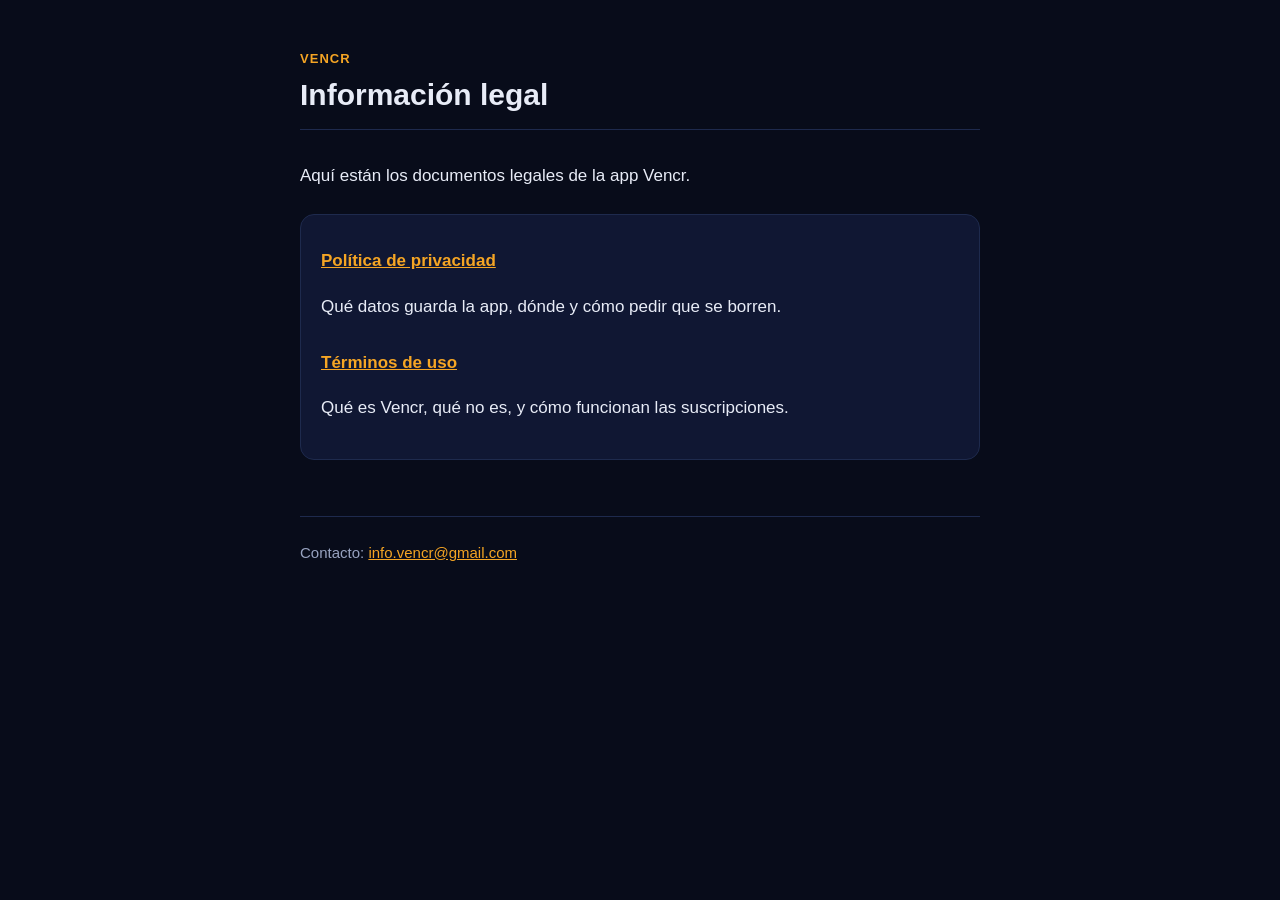
<file: index.html>
<!DOCTYPE html>
<html lang="es">
<head>
<meta charset="utf-8">
<meta name="viewport" content="width=device-width, initial-scale=1">
<title>Vencr · Legal</title>
<link rel="stylesheet" href="style.css">
</head>
<body>
<main>

<header>
  <p class="brand">Vencr</p>
  <h1>Información legal</h1>
</header>

<p>Aquí están los documentos legales de la app Vencr.</p>

<div class="card">
<h3><a href="privacidad/">Política de privacidad</a></h3>
<p>Qué datos guarda la app, dónde y cómo pedir que se borren.</p>
<h3><a href="terminos/">Términos de uso</a></h3>
<p>Qué es Vencr, qué no es, y cómo funcionan las suscripciones.</p>
</div>

<footer>
  Contacto: <a href="mailto:info.vencr@gmail.com">info.vencr@gmail.com</a>
</footer>

</main>
</body>
</html>
</file>
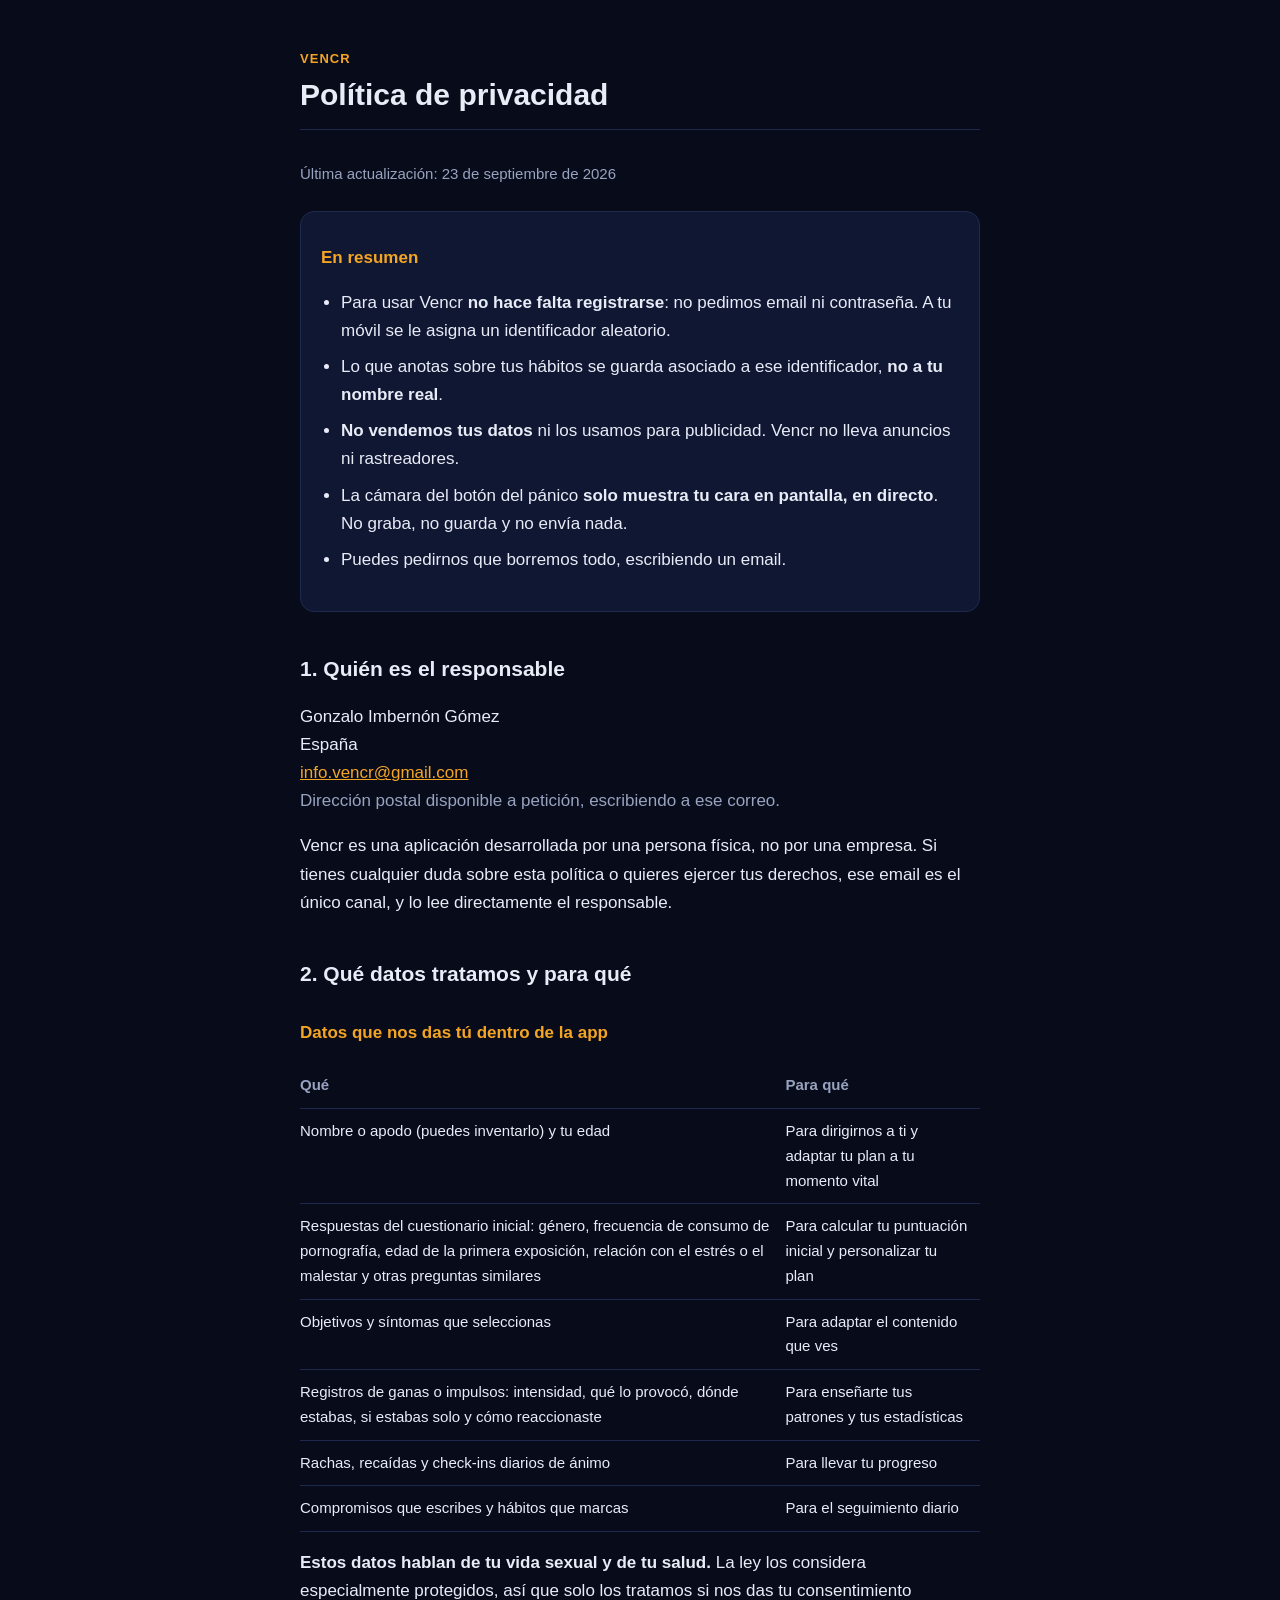
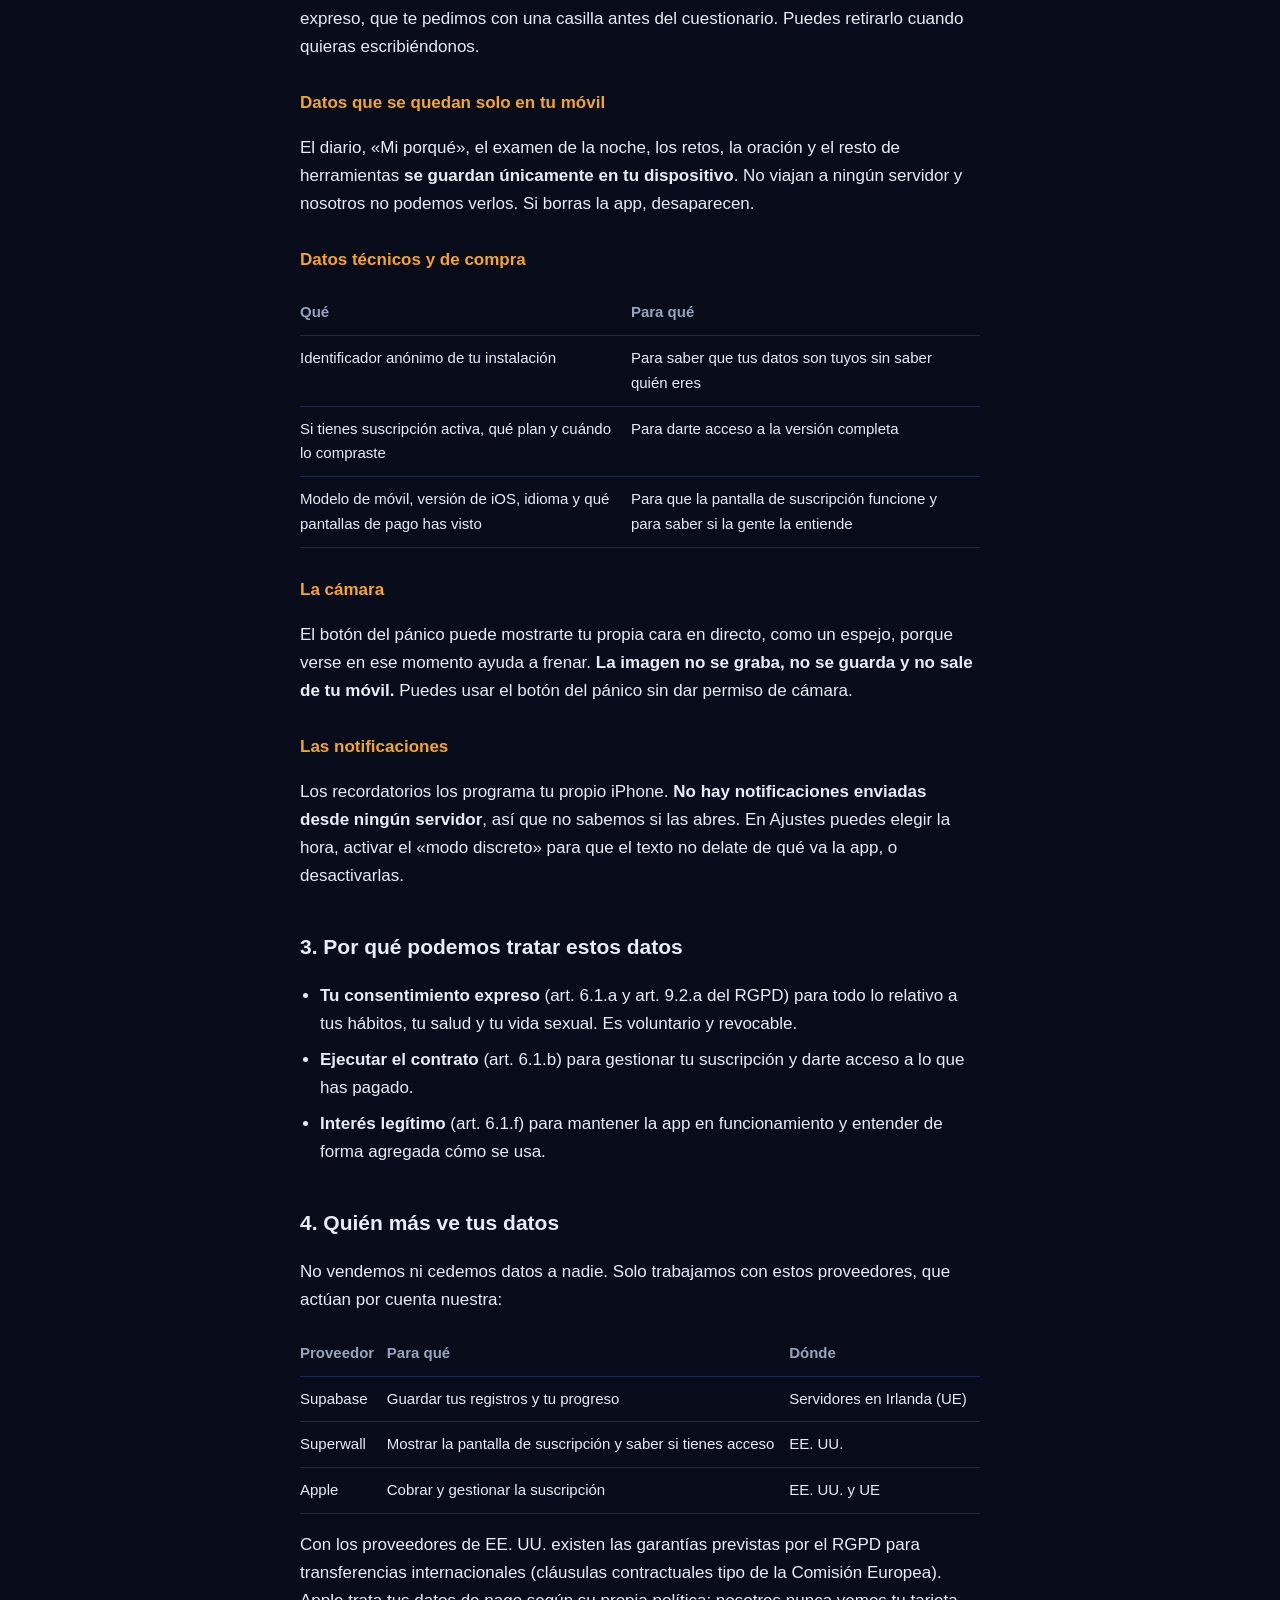
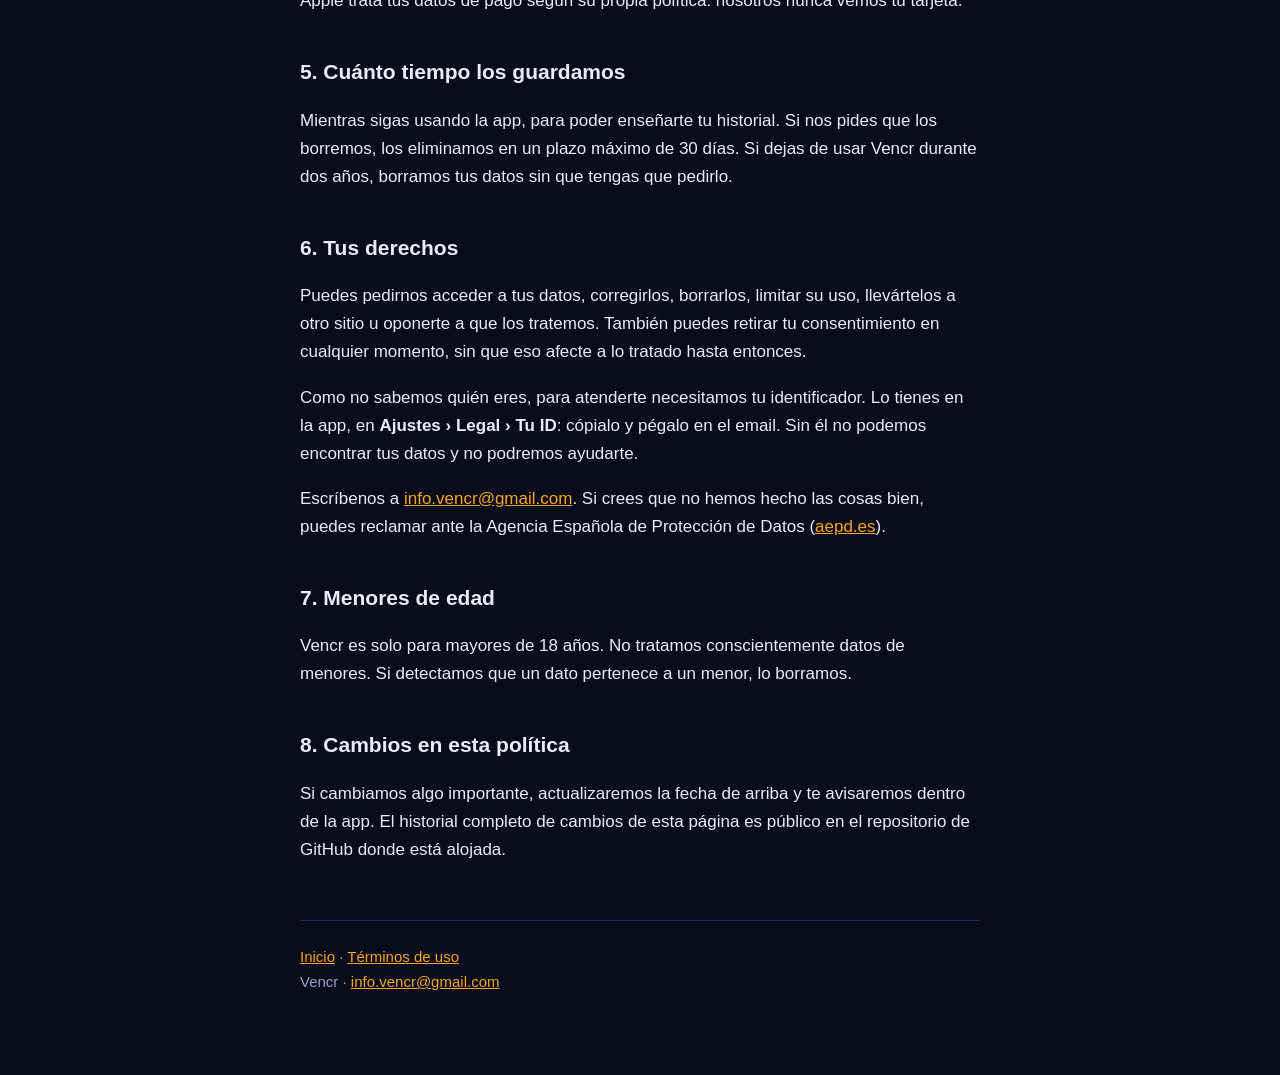
<file: privacidad/index.html>
<!DOCTYPE html>
<html lang="es">
<head>
<meta charset="utf-8">
<meta name="viewport" content="width=device-width, initial-scale=1">
<title>Política de privacidad · Vencr</title>
<link rel="stylesheet" href="../style.css">
</head>
<body>
<main>

<header>
  <p class="brand">Vencr</p>
  <h1>Política de privacidad</h1>
</header>

<p class="updated">Última actualización: 23 de septiembre de 2026</p>

<div class="card">
<h3>En resumen</h3>
<ul>
  <li>Para usar Vencr <strong>no hace falta registrarse</strong>: no pedimos email ni contraseña. A tu móvil se le asigna un identificador aleatorio.</li>
  <li>Lo que anotas sobre tus hábitos se guarda asociado a ese identificador, <strong>no a tu nombre real</strong>.</li>
  <li><strong>No vendemos tus datos</strong> ni los usamos para publicidad. Vencr no lleva anuncios ni rastreadores.</li>
  <li>La cámara del botón del pánico <strong>solo muestra tu cara en pantalla, en directo</strong>. No graba, no guarda y no envía nada.</li>
  <li>Puedes pedirnos que borremos todo, escribiendo un email.</li>
</ul>
</div>

<h2>1. Quién es el responsable</h2>
<p>
  Gonzalo Imbernón Gómez<br>
  España<br>
  <a href="mailto:info.vencr@gmail.com">info.vencr@gmail.com</a><br>
  <span style="color:var(--muted)">Dirección postal disponible a petición, escribiendo a ese correo.</span>
</p>
<p>
  Vencr es una aplicación desarrollada por una persona física, no por una empresa. Si tienes cualquier
  duda sobre esta política o quieres ejercer tus derechos, ese email es el único canal, y lo lee
  directamente el responsable.
</p>

<h2>2. Qué datos tratamos y para qué</h2>

<h3>Datos que nos das tú dentro de la app</h3>
<table>
  <tr><th>Qué</th><th>Para qué</th></tr>
  <tr><td>Nombre o apodo (puedes inventarlo) y tu edad</td><td>Para dirigirnos a ti y adaptar tu plan a tu momento vital</td></tr>
  <tr><td>Respuestas del cuestionario inicial: género, frecuencia de consumo de pornografía, edad de la primera exposición, relación con el estrés o el malestar y otras preguntas similares</td><td>Para calcular tu puntuación inicial y personalizar tu plan</td></tr>
  <tr><td>Objetivos y síntomas que seleccionas</td><td>Para adaptar el contenido que ves</td></tr>
  <tr><td>Registros de ganas o impulsos: intensidad, qué lo provocó, dónde estabas, si estabas solo y cómo reaccionaste</td><td>Para enseñarte tus patrones y tus estadísticas</td></tr>
  <tr><td>Rachas, recaídas y check-ins diarios de ánimo</td><td>Para llevar tu progreso</td></tr>
  <tr><td>Compromisos que escribes y hábitos que marcas</td><td>Para el seguimiento diario</td></tr>
</table>

<p>
  <strong>Estos datos hablan de tu vida sexual y de tu salud.</strong> La ley los considera especialmente
  protegidos, así que solo los tratamos si nos das tu consentimiento expreso, que te pedimos con una
  casilla antes del cuestionario. Puedes retirarlo cuando quieras escribiéndonos.
</p>

<h3>Datos que se quedan solo en tu móvil</h3>
<p>
  El diario, «Mi porqué», el examen de la noche, los retos, la oración y el resto de herramientas
  <strong>se guardan únicamente en tu dispositivo</strong>. No viajan a ningún servidor y nosotros no
  podemos verlos. Si borras la app, desaparecen.
</p>

<h3>Datos técnicos y de compra</h3>
<table>
  <tr><th>Qué</th><th>Para qué</th></tr>
  <tr><td>Identificador anónimo de tu instalación</td><td>Para saber que tus datos son tuyos sin saber quién eres</td></tr>
  <tr><td>Si tienes suscripción activa, qué plan y cuándo lo compraste</td><td>Para darte acceso a la versión completa</td></tr>
  <tr><td>Modelo de móvil, versión de iOS, idioma y qué pantallas de pago has visto</td><td>Para que la pantalla de suscripción funcione y para saber si la gente la entiende</td></tr>
</table>

<h3>La cámara</h3>
<p>
  El botón del pánico puede mostrarte tu propia cara en directo, como un espejo, porque verse en ese
  momento ayuda a frenar. <strong>La imagen no se graba, no se guarda y no sale de tu móvil.</strong>
  Puedes usar el botón del pánico sin dar permiso de cámara.
</p>

<h3>Las notificaciones</h3>
<p>
  Los recordatorios los programa tu propio iPhone. <strong>No hay notificaciones enviadas desde ningún
  servidor</strong>, así que no sabemos si las abres. En Ajustes puedes elegir la hora, activar el «modo
  discreto» para que el texto no delate de qué va la app, o desactivarlas.
</p>

<h2>3. Por qué podemos tratar estos datos</h2>
<ul>
  <li><strong>Tu consentimiento expreso</strong> (art. 6.1.a y art. 9.2.a del RGPD) para todo lo relativo a tus hábitos, tu salud y tu vida sexual. Es voluntario y revocable.</li>
  <li><strong>Ejecutar el contrato</strong> (art. 6.1.b) para gestionar tu suscripción y darte acceso a lo que has pagado.</li>
  <li><strong>Interés legítimo</strong> (art. 6.1.f) para mantener la app en funcionamiento y entender de forma agregada cómo se usa.</li>
</ul>

<h2>4. Quién más ve tus datos</h2>
<p>No vendemos ni cedemos datos a nadie. Solo trabajamos con estos proveedores, que actúan por cuenta nuestra:</p>
<table>
  <tr><th>Proveedor</th><th>Para qué</th><th>Dónde</th></tr>
  <tr><td>Supabase</td><td>Guardar tus registros y tu progreso</td><td>Servidores en Irlanda (UE)</td></tr>
  <tr><td>Superwall</td><td>Mostrar la pantalla de suscripción y saber si tienes acceso</td><td>EE. UU.</td></tr>
  <tr><td>Apple</td><td>Cobrar y gestionar la suscripción</td><td>EE. UU. y UE</td></tr>
</table>
<p>
  Con los proveedores de EE. UU. existen las garantías previstas por el RGPD para transferencias
  internacionales (cláusulas contractuales tipo de la Comisión Europea). Apple trata tus datos de pago
  según su propia política: nosotros nunca vemos tu tarjeta.
</p>

<h2>5. Cuánto tiempo los guardamos</h2>
<p>
  Mientras sigas usando la app, para poder enseñarte tu historial. Si nos pides que los borremos, los
  eliminamos en un plazo máximo de 30 días. Si dejas de usar Vencr durante dos años, borramos tus datos
  sin que tengas que pedirlo.
</p>

<h2>6. Tus derechos</h2>
<p>
  Puedes pedirnos acceder a tus datos, corregirlos, borrarlos, limitar su uso, llevártelos a otro sitio u
  oponerte a que los tratemos. También puedes retirar tu consentimiento en cualquier momento, sin que eso
  afecte a lo tratado hasta entonces.
</p>
<p>
  Como no sabemos quién eres, para atenderte necesitamos tu identificador. Lo tienes en la app, en
  <strong>Ajustes › Legal › Tu ID</strong>: cópialo y pégalo en el email. Sin él no podemos encontrar
  tus datos y no podremos ayudarte.
</p>
<p>
  Escríbenos a <a href="mailto:info.vencr@gmail.com">info.vencr@gmail.com</a>. Si crees que no hemos
  hecho las cosas bien, puedes reclamar ante la Agencia Española de Protección de Datos
  (<a href="https://www.aepd.es">aepd.es</a>).
</p>

<h2>7. Menores de edad</h2>
<p>
  Vencr es solo para mayores de 18 años. No tratamos conscientemente datos de menores. Si detectamos que
  un dato pertenece a un menor, lo borramos.
</p>

<h2>8. Cambios en esta política</h2>
<p>
  Si cambiamos algo importante, actualizaremos la fecha de arriba y te avisaremos dentro de la app. El
  historial completo de cambios de esta página es público en el repositorio de GitHub donde está alojada.
</p>

<footer>
  <a href="../">Inicio</a> · <a href="../terminos/">Términos de uso</a><br>
  Vencr · <a href="mailto:info.vencr@gmail.com">info.vencr@gmail.com</a>
</footer>

</main>
</body>
</html>
</file>
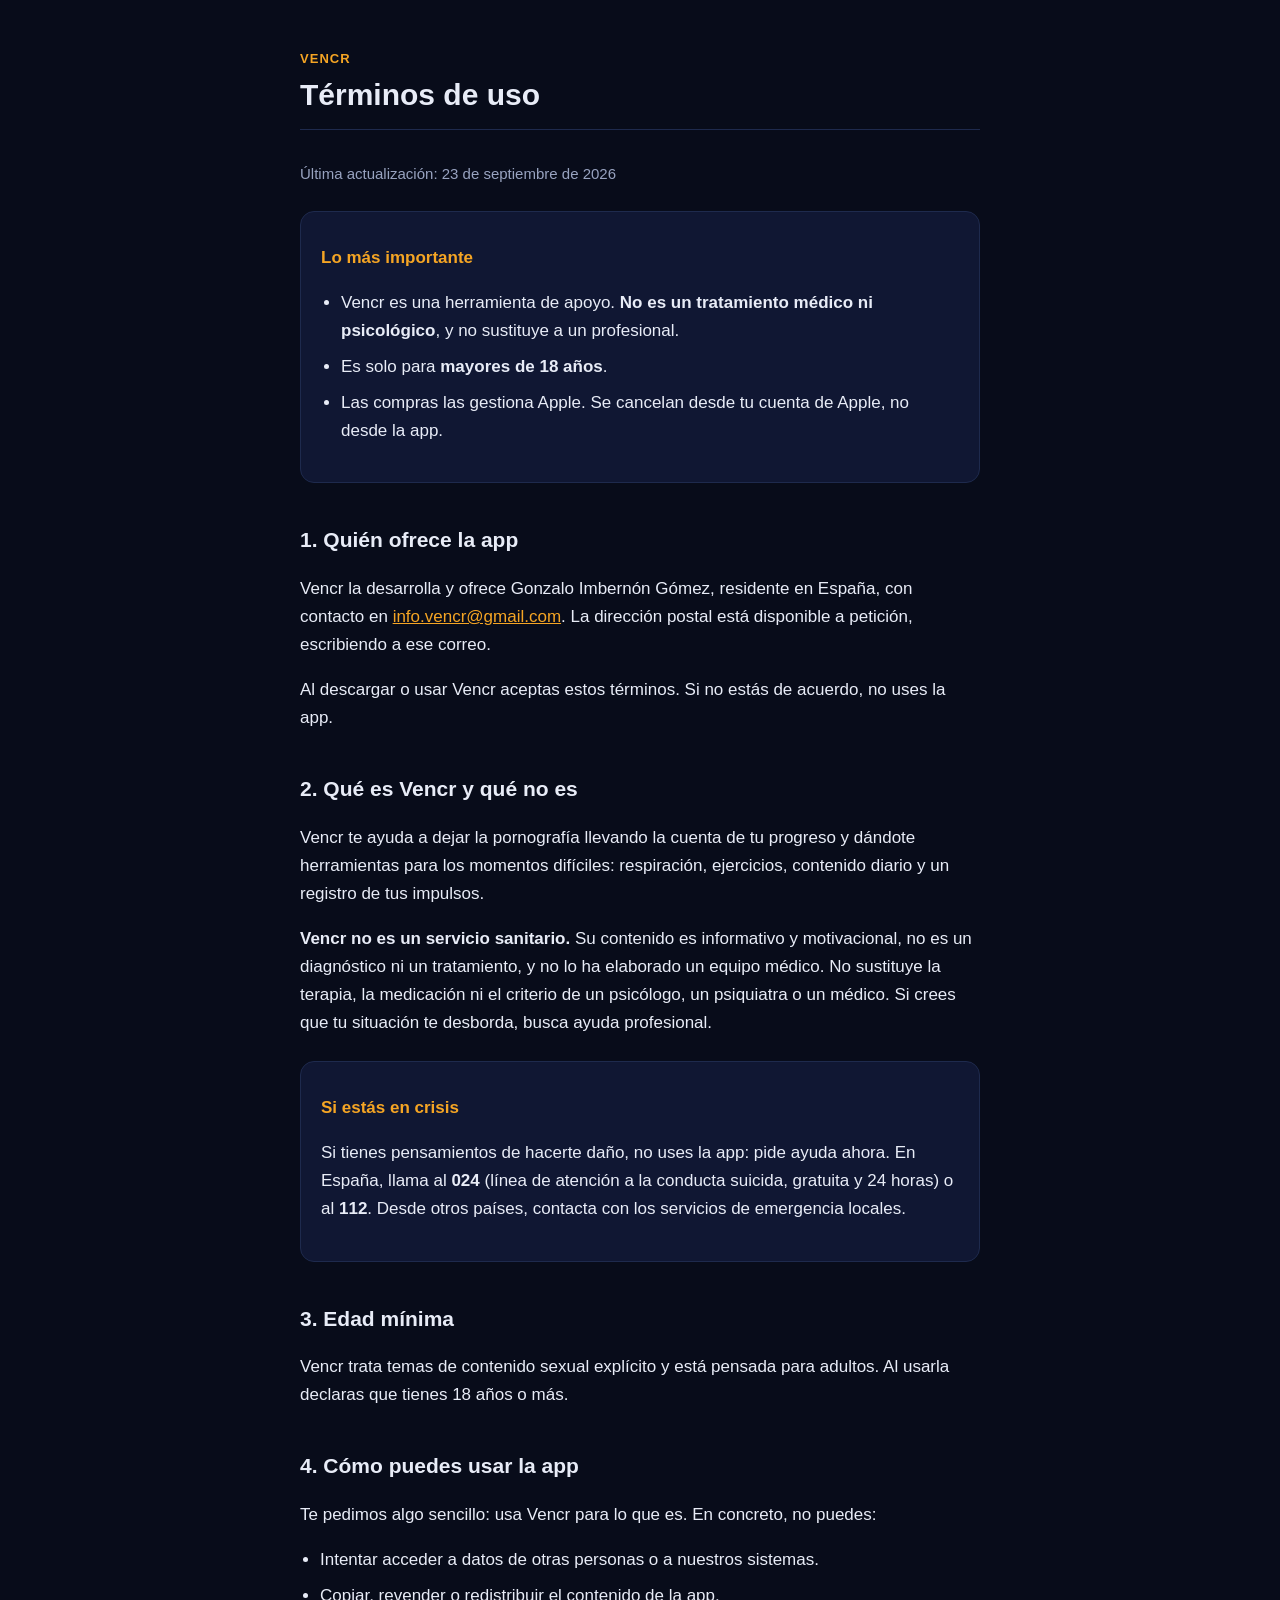
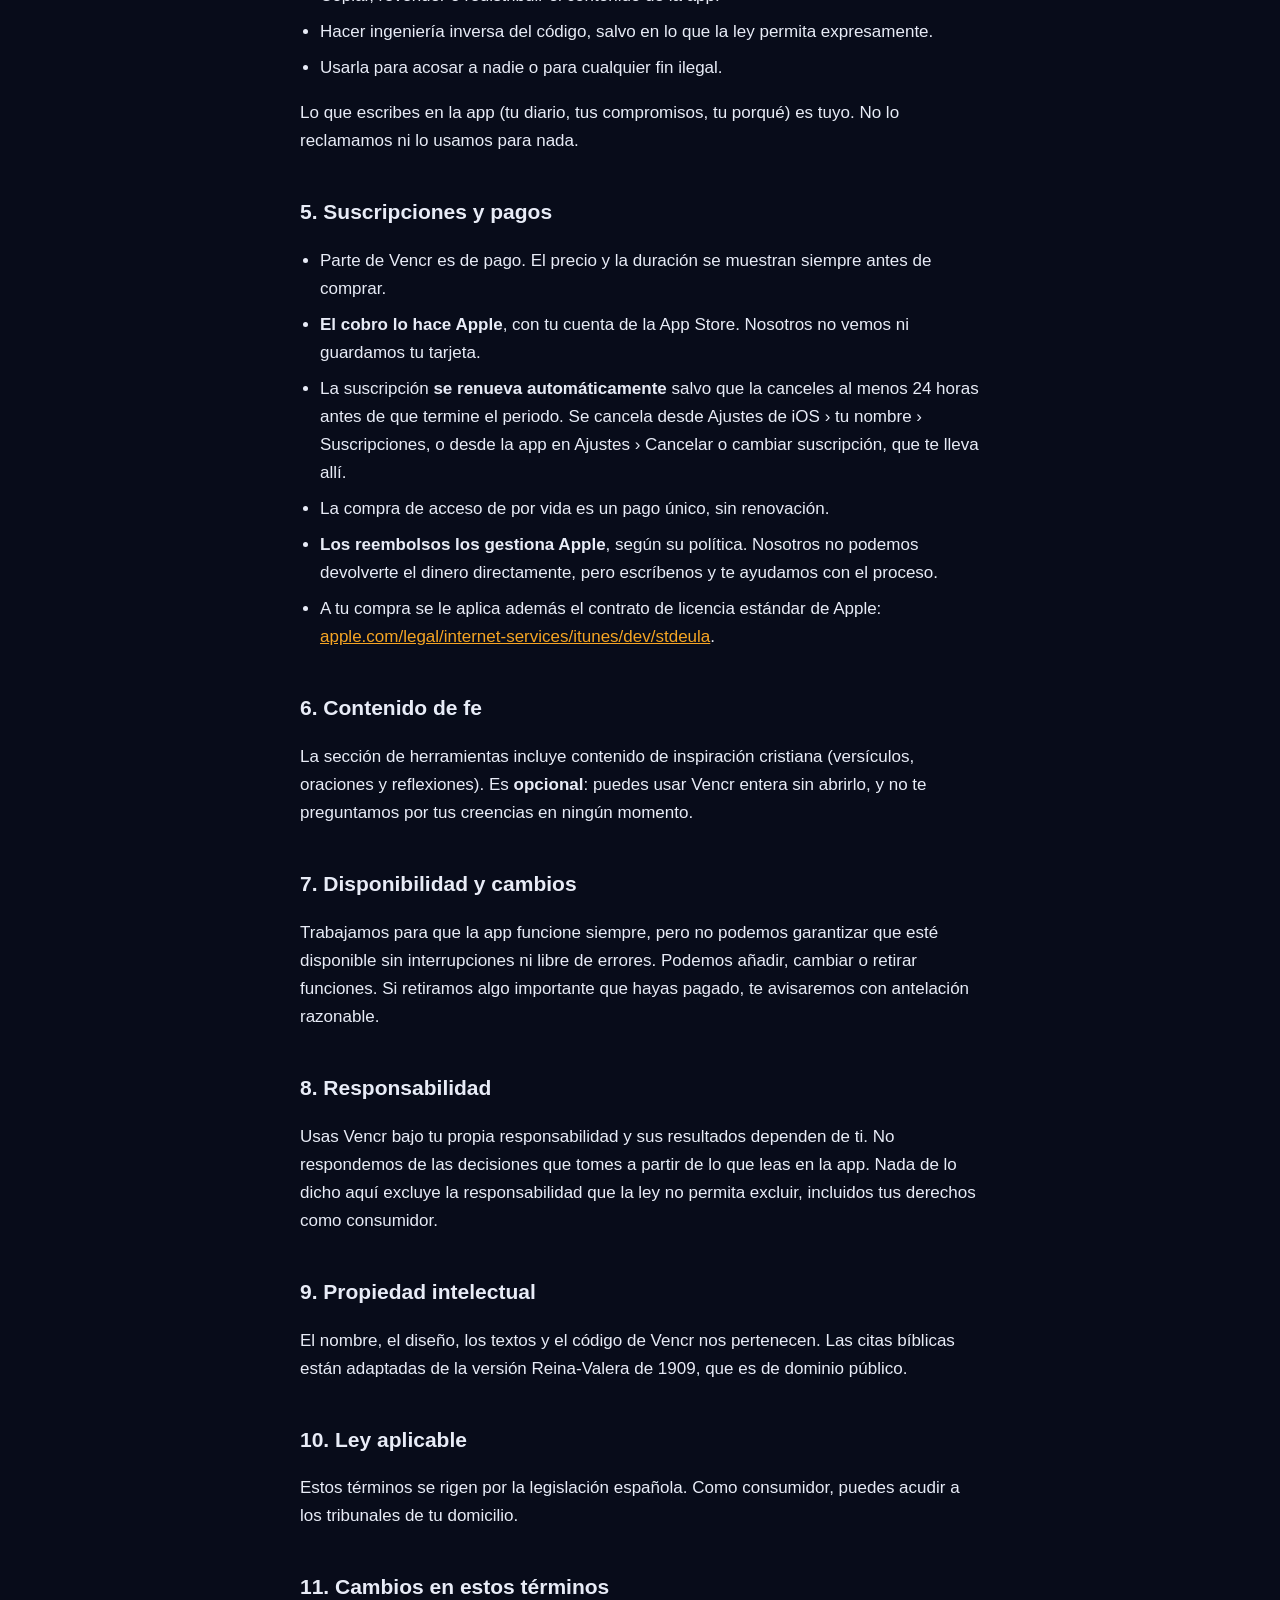
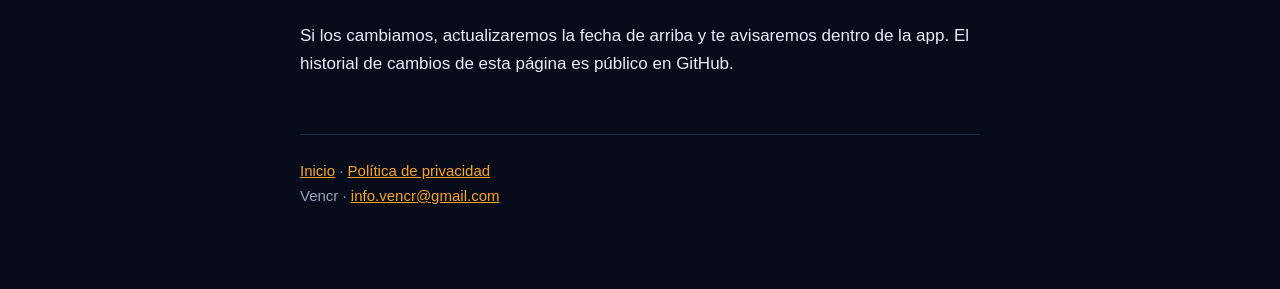
<file: terminos/index.html>
<!DOCTYPE html>
<html lang="es">
<head>
<meta charset="utf-8">
<meta name="viewport" content="width=device-width, initial-scale=1">
<title>Términos de uso · Vencr</title>
<link rel="stylesheet" href="../style.css">
</head>
<body>
<main>

<header>
  <p class="brand">Vencr</p>
  <h1>Términos de uso</h1>
</header>

<p class="updated">Última actualización: 23 de septiembre de 2026</p>

<div class="card">
<h3>Lo más importante</h3>
<ul>
  <li>Vencr es una herramienta de apoyo. <strong>No es un tratamiento médico ni psicológico</strong>, y no sustituye a un profesional.</li>
  <li>Es solo para <strong>mayores de 18 años</strong>.</li>
  <li>Las compras las gestiona Apple. Se cancelan desde tu cuenta de Apple, no desde la app.</li>
</ul>
</div>

<h2>1. Quién ofrece la app</h2>
<p>
  Vencr la desarrolla y ofrece Gonzalo Imbernón Gómez, residente en España, con contacto en
  <a href="mailto:info.vencr@gmail.com">info.vencr@gmail.com</a>. La dirección postal está disponible a
  petición, escribiendo a ese correo.
</p>
<p>Al descargar o usar Vencr aceptas estos términos. Si no estás de acuerdo, no uses la app.</p>

<h2>2. Qué es Vencr y qué no es</h2>
<p>
  Vencr te ayuda a dejar la pornografía llevando la cuenta de tu progreso y dándote herramientas para los
  momentos difíciles: respiración, ejercicios, contenido diario y un registro de tus impulsos.
</p>
<p>
  <strong>Vencr no es un servicio sanitario.</strong> Su contenido es informativo y motivacional, no es un
  diagnóstico ni un tratamiento, y no lo ha elaborado un equipo médico. No sustituye la terapia, la
  medicación ni el criterio de un psicólogo, un psiquiatra o un médico. Si crees que tu situación te
  desborda, busca ayuda profesional.
</p>

<div class="card">
<h3>Si estás en crisis</h3>
<p>
  Si tienes pensamientos de hacerte daño, no uses la app: pide ayuda ahora. En España, llama al
  <strong>024</strong> (línea de atención a la conducta suicida, gratuita y 24 horas) o al
  <strong>112</strong>. Desde otros países, contacta con los servicios de emergencia locales.
</p>
</div>

<h2>3. Edad mínima</h2>
<p>
  Vencr trata temas de contenido sexual explícito y está pensada para adultos. Al usarla declaras que
  tienes 18 años o más.
</p>

<h2>4. Cómo puedes usar la app</h2>
<p>Te pedimos algo sencillo: usa Vencr para lo que es. En concreto, no puedes:</p>
<ul>
  <li>Intentar acceder a datos de otras personas o a nuestros sistemas.</li>
  <li>Copiar, revender o redistribuir el contenido de la app.</li>
  <li>Hacer ingeniería inversa del código, salvo en lo que la ley permita expresamente.</li>
  <li>Usarla para acosar a nadie o para cualquier fin ilegal.</li>
</ul>
<p>
  Lo que escribes en la app (tu diario, tus compromisos, tu porqué) es tuyo. No lo reclamamos ni lo
  usamos para nada.
</p>

<h2>5. Suscripciones y pagos</h2>
<ul>
  <li>Parte de Vencr es de pago. El precio y la duración se muestran siempre antes de comprar.</li>
  <li><strong>El cobro lo hace Apple</strong>, con tu cuenta de la App Store. Nosotros no vemos ni guardamos tu tarjeta.</li>
  <li>La suscripción <strong>se renueva automáticamente</strong> salvo que la canceles al menos 24 horas antes de que termine el periodo. Se cancela desde Ajustes de iOS › tu nombre › Suscripciones, o desde la app en Ajustes › Cancelar o cambiar suscripción, que te lleva allí.</li>
  <li>La compra de acceso de por vida es un pago único, sin renovación.</li>
  <li><strong>Los reembolsos los gestiona Apple</strong>, según su política. Nosotros no podemos devolverte el dinero directamente, pero escríbenos y te ayudamos con el proceso.</li>
  <li>A tu compra se le aplica además el contrato de licencia estándar de Apple:
    <a href="https://www.apple.com/legal/internet-services/itunes/dev/stdeula/">apple.com/legal/internet-services/itunes/dev/stdeula</a>.</li>
</ul>

<h2>6. Contenido de fe</h2>
<p>
  La sección de herramientas incluye contenido de inspiración cristiana (versículos, oraciones y
  reflexiones). Es <strong>opcional</strong>: puedes usar Vencr entera sin abrirlo, y no te preguntamos por
  tus creencias en ningún momento.
</p>

<h2>7. Disponibilidad y cambios</h2>
<p>
  Trabajamos para que la app funcione siempre, pero no podemos garantizar que esté disponible sin
  interrupciones ni libre de errores. Podemos añadir, cambiar o retirar funciones. Si retiramos algo
  importante que hayas pagado, te avisaremos con antelación razonable.
</p>

<h2>8. Responsabilidad</h2>
<p>
  Usas Vencr bajo tu propia responsabilidad y sus resultados dependen de ti. No respondemos de las
  decisiones que tomes a partir de lo que leas en la app. Nada de lo dicho aquí excluye la
  responsabilidad que la ley no permita excluir, incluidos tus derechos como consumidor.
</p>

<h2>9. Propiedad intelectual</h2>
<p>
  El nombre, el diseño, los textos y el código de Vencr nos pertenecen. Las citas bíblicas están
  adaptadas de la versión Reina-Valera de 1909, que es de dominio público.
</p>

<h2>10. Ley aplicable</h2>
<p>
  Estos términos se rigen por la legislación española. Como consumidor, puedes acudir a los tribunales de
  tu domicilio.
</p>

<h2>11. Cambios en estos términos</h2>
<p>
  Si los cambiamos, actualizaremos la fecha de arriba y te avisaremos dentro de la app. El historial de
  cambios de esta página es público en GitHub.
</p>

<footer>
  <a href="../">Inicio</a> · <a href="../privacidad/">Política de privacidad</a><br>
  Vencr · <a href="mailto:info.vencr@gmail.com">info.vencr@gmail.com</a>
</footer>

</main>
</body>
</html>
</file>
<file: style.css>
:root {
  --bg: #080c1a;
  --surface: #101733;
  --border: #1e2a4d;
  --text: #e8ecf7;
  --muted: #98a3c0;
  --amber: #f5a524;
}

* { box-sizing: border-box; }

body {
  margin: 0;
  padding: 0 16px 80px;
  background: var(--bg);
  color: var(--text);
  font-family: -apple-system, BlinkMacSystemFont, "Segoe UI", Roboto, sans-serif;
  font-size: 17px;
  line-height: 1.65;
  -webkit-text-size-adjust: 100%;
}

main { max-width: 680px; margin: 0 auto; }

header {
  padding: 48px 0 8px;
  border-bottom: 1px solid var(--border);
  margin-bottom: 32px;
}

.brand {
  color: var(--amber);
  font-weight: 700;
  letter-spacing: 0.08em;
  text-transform: uppercase;
  font-size: 13px;
  margin: 0 0 8px;
}

h1 { font-size: 30px; line-height: 1.2; margin: 0 0 8px; }
h2 { font-size: 21px; margin: 40px 0 12px; }
h3 { font-size: 17px; margin: 28px 0 8px; color: var(--amber); }

.updated { color: var(--muted); font-size: 15px; margin: 0 0 24px; }

a { color: var(--amber); }

.card {
  background: var(--surface);
  border: 1px solid var(--border);
  border-radius: 14px;
  padding: 4px 20px 20px;
  margin: 24px 0;
}

table {
  width: 100%;
  border-collapse: collapse;
  font-size: 15px;
  margin: 16px 0;
}

th, td {
  text-align: left;
  padding: 10px 12px 10px 0;
  border-bottom: 1px solid var(--border);
  vertical-align: top;
}

th { color: var(--muted); font-weight: 600; }

ul { padding-left: 20px; }
li { margin-bottom: 8px; }

footer {
  margin-top: 56px;
  padding-top: 24px;
  border-top: 1px solid var(--border);
  color: var(--muted);
  font-size: 15px;
}

@media (max-width: 480px) {
  body { font-size: 16px; }
  h1 { font-size: 26px; }
  table { font-size: 14px; }
}
</file>
